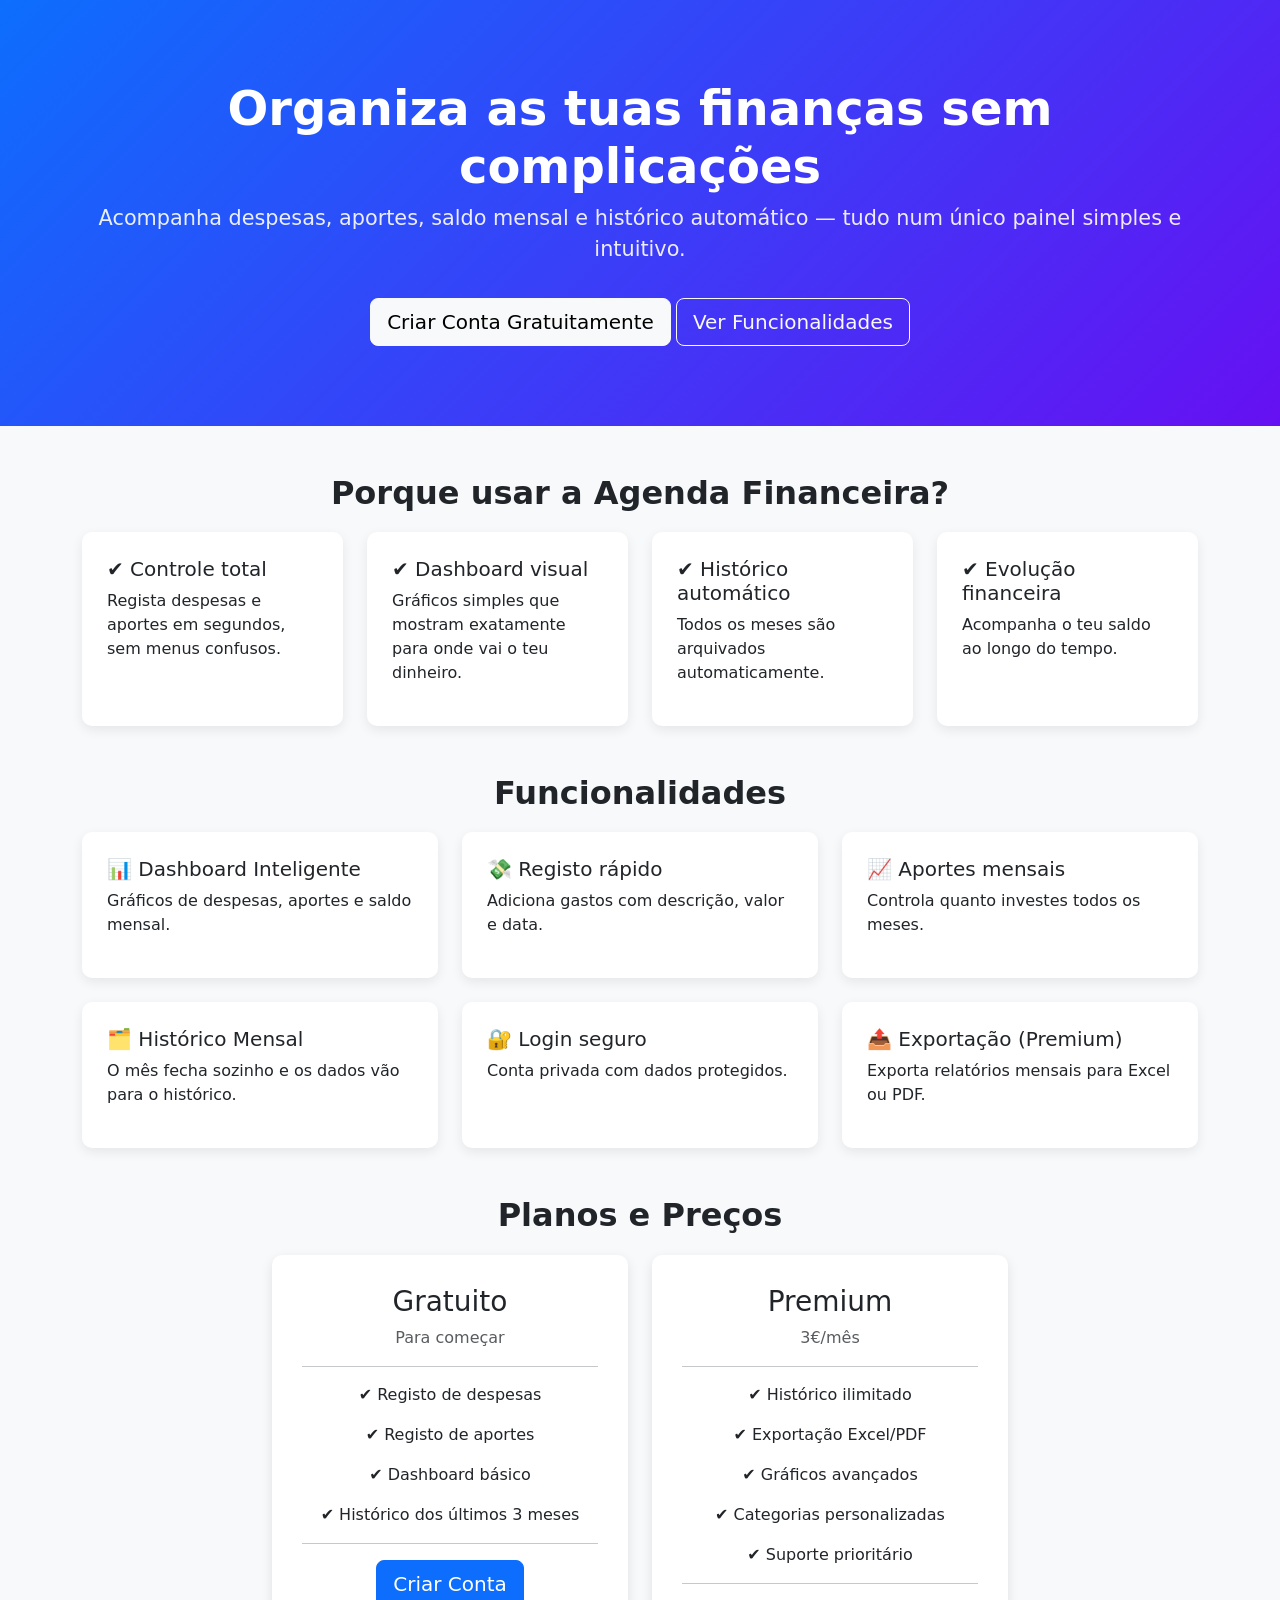
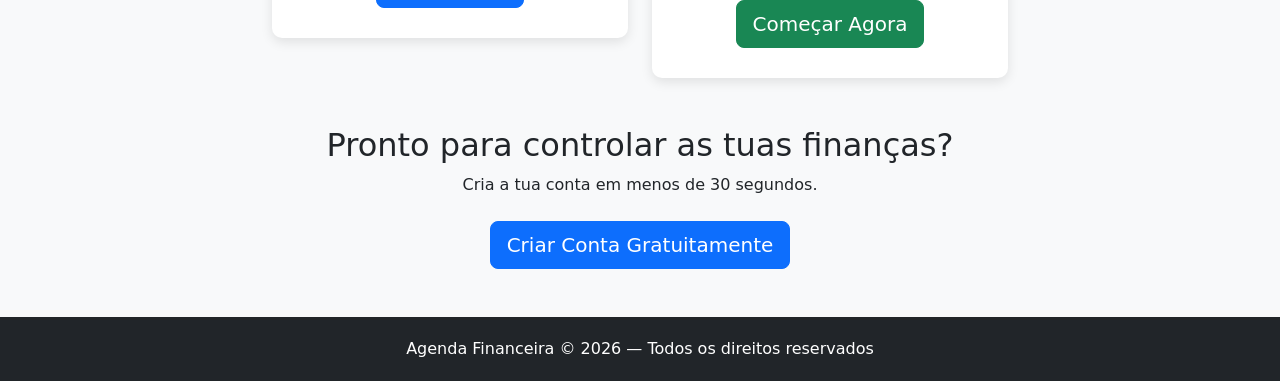
<file: templates/landing.html>
<!doctype html>
<html lang="pt">
<head>
    <meta charset="utf-8">
    <title>Agenda Financeira – Gestão de Gastos</title>

    <link href="https://cdn.jsdelivr.net/npm/bootstrap@5.3.3/dist/css/bootstrap.min.css" rel="stylesheet">

    <style>
        body {
            background: #f8f9fa;
        }

        .hero {
            background: linear-gradient(135deg, #0d6efd, #6610f2);
            color: white;
            padding: 80px 0;
            text-align: center;
        }

        .hero h1 {
            font-size: 3rem;
            font-weight: 700;
        }

        .hero p {
            font-size: 1.3rem;
            opacity: 0.9;
        }

        .section-title {
            font-weight: 700;
            margin-bottom: 20px;
        }

        .feature-box {
            background: white;
            border-radius: 10px;
            padding: 25px;
            box-shadow: 0 4px 12px rgba(0,0,0,0.08);
            height: 100%;
        }

        .pricing-box {
            background: white;
            border-radius: 10px;
            padding: 30px;
            box-shadow: 0 4px 12px rgba(0,0,0,0.1);
            text-align: center;
        }

        footer {
            background: #212529;
            color: white;
            padding: 20px;
            text-align: center;
            margin-top: 40px;
        }
    </style>
</head>

<body>

<!-- HERO -->
<section class="hero">
    <div class="container">
        <h1>Organiza as tuas finanças sem complicações</h1>
        <p>Acompanha despesas, aportes, saldo mensal e histórico automático — tudo num único painel simples e intuitivo.</p>

        <a href="/register" class="btn btn-light btn-lg mt-3">Criar Conta Gratuitamente</a>
        <a href="#funcionalidades" class="btn btn-outline-light btn-lg mt-3">Ver Funcionalidades</a>
    </div>
</section>

<!-- BENEFÍCIOS -->
<section class="container my-5">
    <h2 class="section-title text-center">Porque usar a Agenda Financeira?</h2>

    <div class="row g-4">
        <div class="col-md-3">
            <div class="feature-box">
                <h5>✔ Controle total</h5>
                <p>Regista despesas e aportes em segundos, sem menus confusos.</p>
            </div>
        </div>

        <div class="col-md-3">
            <div class="feature-box">
                <h5>✔ Dashboard visual</h5>
                <p>Gráficos simples que mostram exatamente para onde vai o teu dinheiro.</p>
            </div>
        </div>

        <div class="col-md-3">
            <div class="feature-box">
                <h5>✔ Histórico automático</h5>
                <p>Todos os meses são arquivados automaticamente.</p>
            </div>
        </div>

        <div class="col-md-3">
            <div class="feature-box">
                <h5>✔ Evolução financeira</h5>
                <p>Acompanha o teu saldo ao longo do tempo.</p>
            </div>
        </div>
    </div>
</section>

<!-- FUNCIONALIDADES -->
<section id="funcionalidades" class="container my-5">
    <h2 class="section-title text-center">Funcionalidades</h2>

    <div class="row g-4">
        <div class="col-md-4">
            <div class="feature-box">
                <h5>📊 Dashboard Inteligente</h5>
                <p>Gráficos de despesas, aportes e saldo mensal.</p>
            </div>
        </div>

        <div class="col-md-4">
            <div class="feature-box">
                <h5>💸 Registo rápido</h5>
                <p>Adiciona gastos com descrição, valor e data.</p>
            </div>
        </div>

        <div class="col-md-4">
            <div class="feature-box">
                <h5>📈 Aportes mensais</h5>
                <p>Controla quanto investes todos os meses.</p>
            </div>
        </div>

        <div class="col-md-4">
            <div class="feature-box">
                <h5>🗂 Histórico Mensal</h5>
                <p>O mês fecha sozinho e os dados vão para o histórico.</p>
            </div>
        </div>

        <div class="col-md-4">
            <div class="feature-box">
                <h5>🔐 Login seguro</h5>
                <p>Conta privada com dados protegidos.</p>
            </div>
        </div>

        <div class="col-md-4">
            <div class="feature-box">
                <h5>📤 Exportação (Premium)</h5>
                <p>Exporta relatórios mensais para Excel ou PDF.</p>
            </div>
        </div>
    </div>
</section>

<!-- PREÇOS -->
<section class="container my-5">
    <h2 class="section-title text-center">Planos e Preços</h2>

    <div class="row justify-content-center g-4">
        <div class="col-md-4">
            <div class="pricing-box">
                <h3>Gratuito</h3>
                <p class="text-muted">Para começar</p>
                <hr>
                <p>✔ Registo de despesas</p>
                <p>✔ Registo de aportes</p>
                <p>✔ Dashboard básico</p>
                <p>✔ Histórico dos últimos 3 meses</p>
                <hr>
                <a href="/register" class="btn btn-primary btn-lg">Criar Conta</a>
            </div>
        </div>

        <div class="col-md-4">
            <div class="pricing-box">
                <h3>Premium</h3>
                <p class="text-muted">3€/mês</p>
                <hr>
                <p>✔ Histórico ilimitado</p>
                <p>✔ Exportação Excel/PDF</p>
                <p>✔ Gráficos avançados</p>
                <p>✔ Categorias personalizadas</p>
                <p>✔ Suporte prioritário</p>
                <hr>
                <a href="/register" class="btn btn-success btn-lg">Começar Agora</a>
            </div>
        </div>
    </div>
</section>

<!-- CTA FINAL -->
<section class="container text-center my-5">
    <h2>Pronto para controlar as tuas finanças?</h2>
    <p class="mb-4">Cria a tua conta em menos de 30 segundos.</p>
    <a href="/register" class="btn btn-primary btn-lg">Criar Conta Gratuitamente</a>
</section>

<footer>
    Agenda Financeira © 2026 — Todos os direitos reservados
</footer>

</body>
</html>
</file>
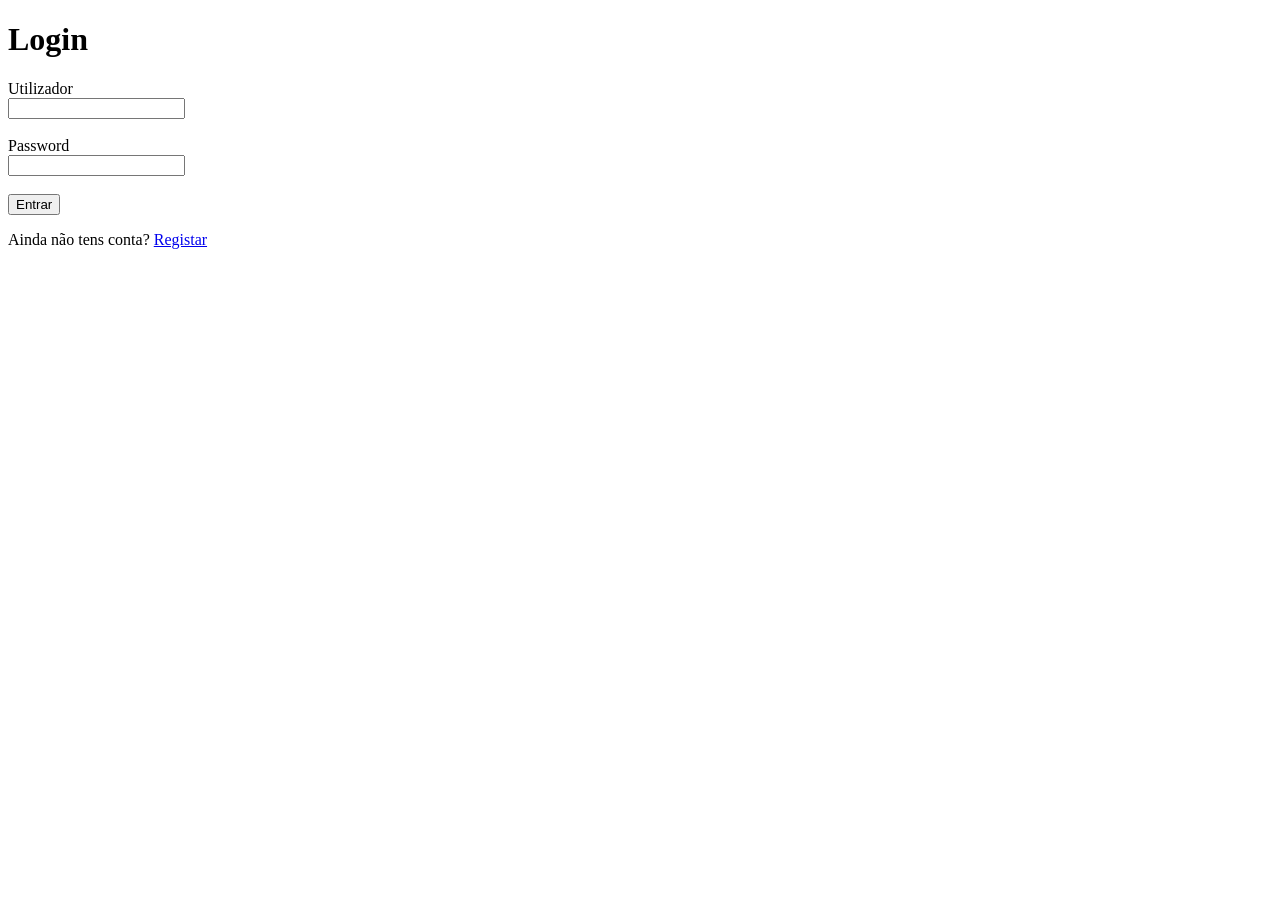
<file: templates/login.html>
<!DOCTYPE html>
<html lang="pt">
<head>
    <meta charset="UTF-8">
    <title>Login</title>
</head>
<body>
    <h1>Login</h1>
    <form method="POST">
        <label>Utilizador</label><br>
        <input type="text" name="username" required><br><br>

        <label>Password</label><br>
        <input type="password" name="password" required><br><br>

        <button type="submit">Entrar</button>
    </form>

    <p>Ainda não tens conta? <a href="{{ url_for('register') }}">Registar</a></p>
</body>
</html>
</file>
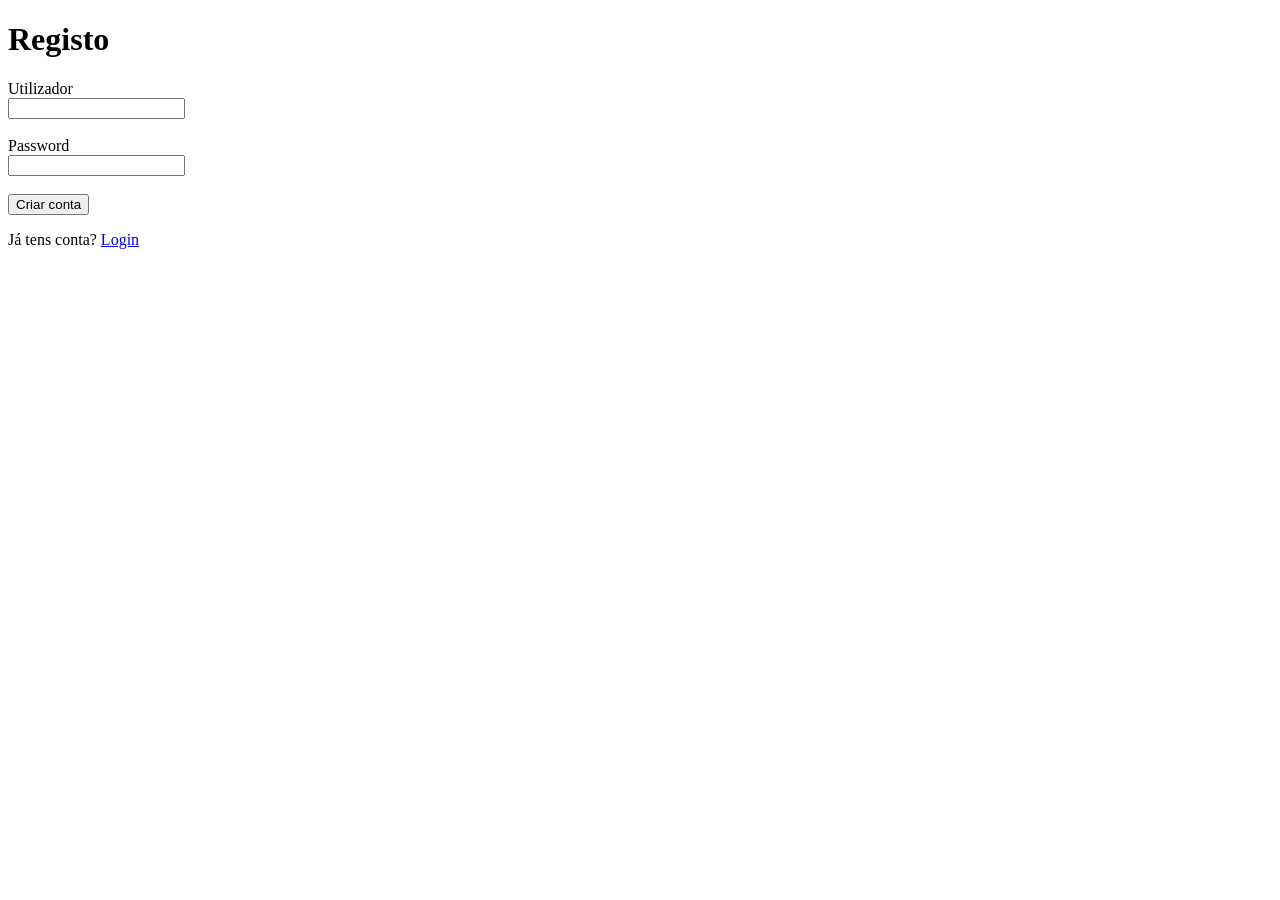
<file: templates/register.html>
<!DOCTYPE html>
<html lang="pt">
<head>
    <meta charset="UTF-8">
    <title>Registo</title>
</head>
<body>
    <h1>Registo</h1>
    <form method="POST">
        <label>Utilizador</label><br>
        <input type="text" name="username" required><br><br>

        <label>Password</label><br>
        <input type="password" name="password" required><br><br>

        <button type="submit">Criar conta</button>
    </form>

    <p>Já tens conta? <a href="{{ url_for('login') }}">Login</a></p>
</body>
</html>
</file>
